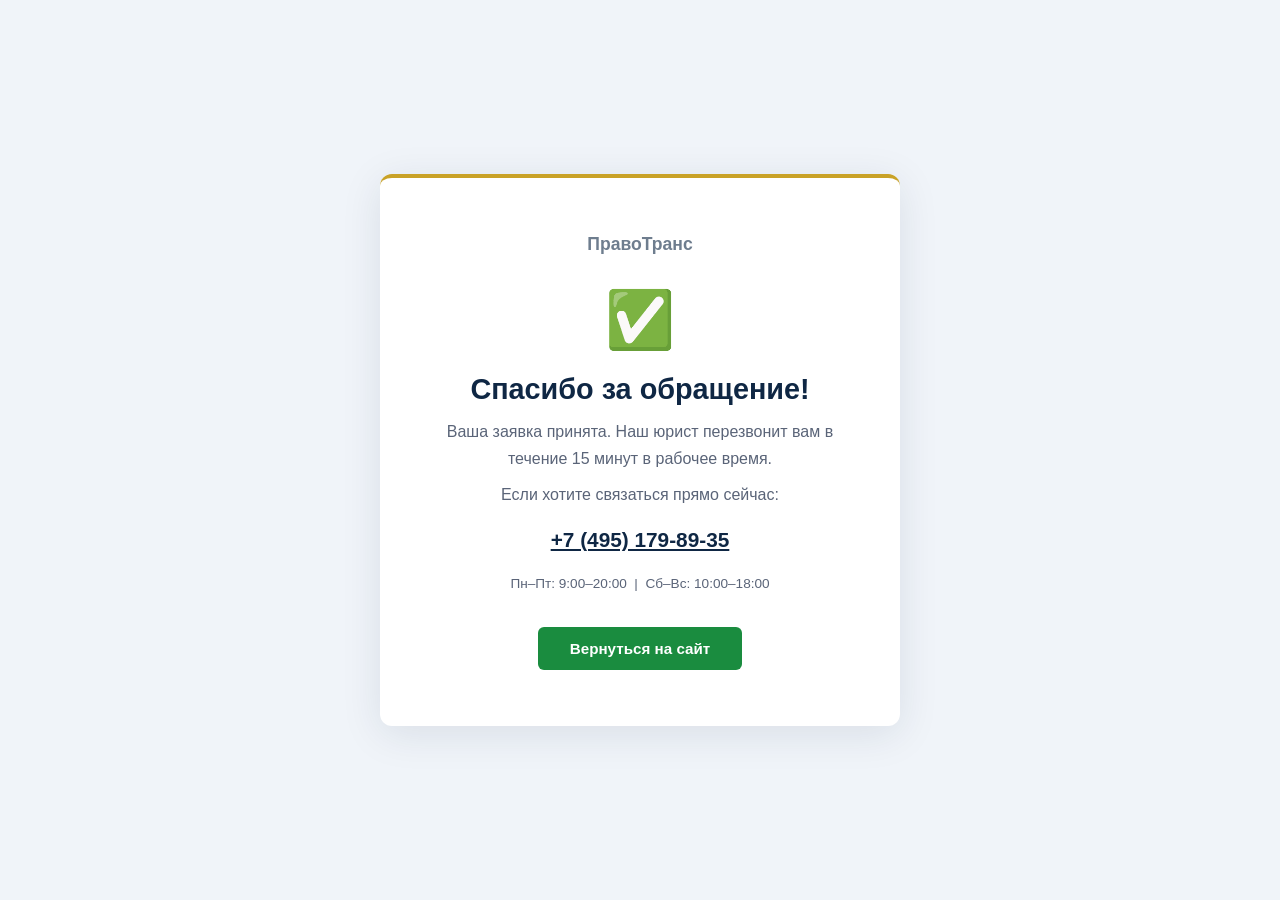
<file: landing/spasibo/index.html>
<!DOCTYPE html>
<html lang="ru">
<head>
  <meta charset="UTF-8" />
  <meta name="viewport" content="width=device-width, initial-scale=1.0" />
  <title>Спасибо — ПравоТранс</title>
  <style>
    *, *::before, *::after { box-sizing: border-box; margin: 0; padding: 0; }
    body { font-family: 'Segoe UI', Arial, sans-serif; background: #f0f4f9; color: #1e2533; min-height: 100vh; display: flex; flex-direction: column; align-items: center; justify-content: center; padding: 20px; }
    .card { background: #fff; border-radius: 12px; padding: 56px 48px; text-align: center; max-width: 520px; width: 100%; box-shadow: 0 8px 40px rgba(15,39,68,0.1); border-top: 4px solid #c9a227; }
    .icon { font-size: 3.5rem; margin-bottom: 20px; }
    h1 { font-size: 1.8rem; font-weight: 700; color: #0f2744; margin-bottom: 12px; }
    p { color: #5a6478; font-size: 1rem; line-height: 1.7; margin-bottom: 8px; }
    .phone { font-size: 1.3rem; font-weight: 700; color: #0f2744; margin: 20px 0; display: block; }
    .btn { display: inline-block; margin-top: 24px; background: #1a8c3f; color: #fff; padding: 13px 32px; border-radius: 6px; font-size: 0.95rem; font-weight: 600; text-decoration: none; transition: background .2s; }
    .btn:hover { background: #146830; }
    .logo { font-size: 1.1rem; font-weight: 700; color: #0f2744; margin-bottom: 32px; opacity: 0.6; }
  </style>
</head>
<body>
  <div class="card">
    <div class="logo">ПравоТранс</div>
    <div class="icon">✅</div>
    <h1>Спасибо за обращение!</h1>
    <p>Ваша заявка принята. Наш юрист перезвонит вам в течение 15 минут в рабочее время.</p>
    <p>Если хотите связаться прямо сейчас:</p>
    <a class="phone" href="tel:+74951798935">+7 (495) 179-89-35</a>
    <p style="font-size:0.85rem;">Пн–Пт: 9:00–20:00 &nbsp;|&nbsp; Сб–Вс: 10:00–18:00</p>
    <a href="/" class="btn">Вернуться на сайт</a>
  </div>
</body>
</html>
</file>
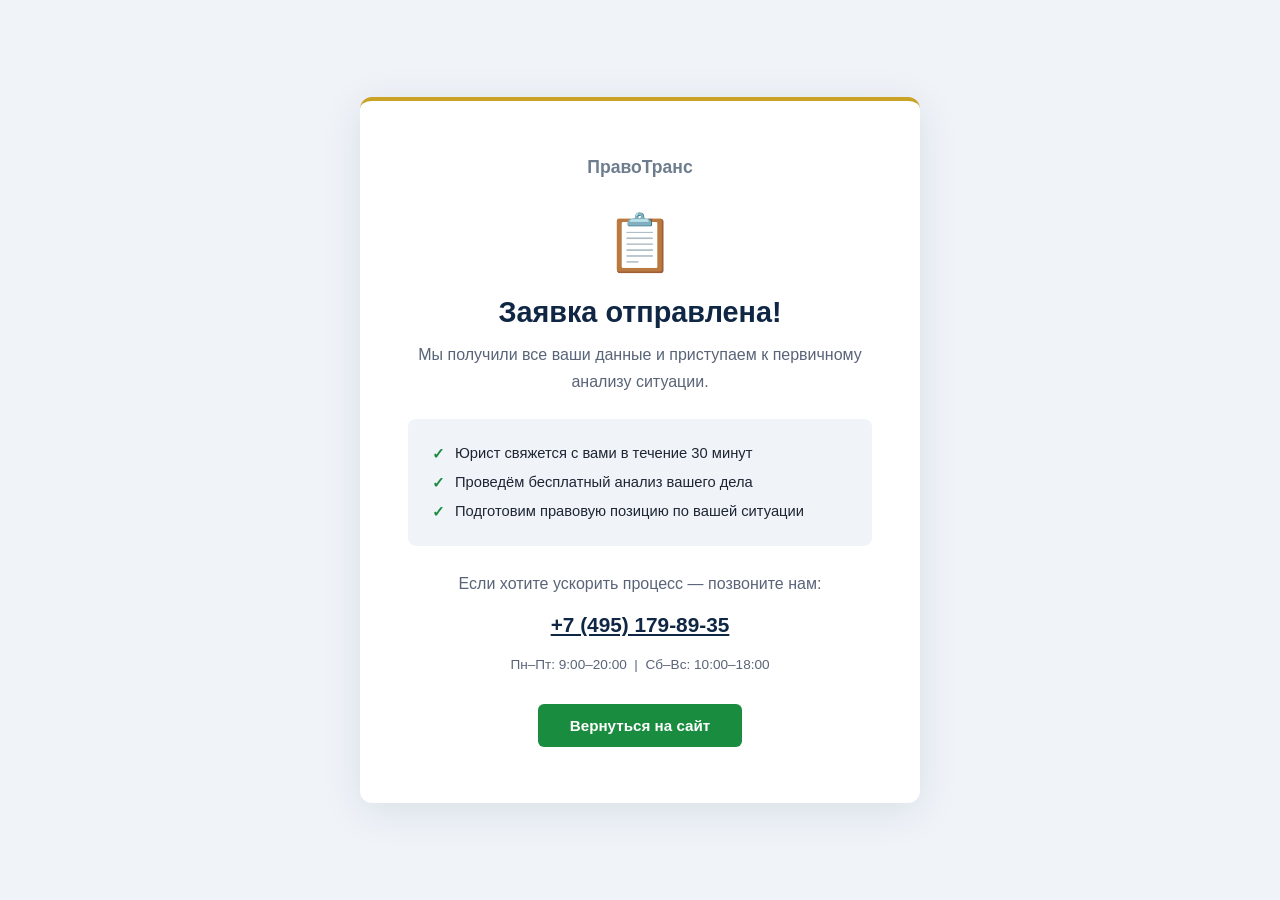
<file: landing/thanks3/index.html>
<!DOCTYPE html>
<html lang="ru">
<head>
  <meta charset="UTF-8" />
  <meta name="viewport" content="width=device-width, initial-scale=1.0" />
  <title>Заявка принята — ПравоТранс</title>
  <style>
    *, *::before, *::after { box-sizing: border-box; margin: 0; padding: 0; }
    body { font-family: 'Segoe UI', Arial, sans-serif; background: #f0f4f9; color: #1e2533; min-height: 100vh; display: flex; flex-direction: column; align-items: center; justify-content: center; padding: 20px; }
    .card { background: #fff; border-radius: 12px; padding: 56px 48px; text-align: center; max-width: 560px; width: 100%; box-shadow: 0 8px 40px rgba(15,39,68,0.1); border-top: 4px solid #c9a227; }
    .icon { font-size: 3.5rem; margin-bottom: 20px; }
    h1 { font-size: 1.8rem; font-weight: 700; color: #0f2744; margin-bottom: 12px; }
    p { color: #5a6478; font-size: 1rem; line-height: 1.7; margin-bottom: 8px; }
    .steps { text-align: left; background: #f0f4f9; border-radius: 8px; padding: 20px 24px; margin: 24px 0; }
    .steps li { font-size: 0.92rem; color: #1e2533; padding: 6px 0; display: flex; gap: 10px; align-items: flex-start; }
    .steps li::before { content: '✓'; color: #1a8c3f; font-weight: 700; flex-shrink: 0; }
    .phone { font-size: 1.3rem; font-weight: 700; color: #0f2744; margin: 16px 0; display: block; }
    .btn { display: inline-block; margin-top: 20px; background: #1a8c3f; color: #fff; padding: 13px 32px; border-radius: 6px; font-size: 0.95rem; font-weight: 600; text-decoration: none; transition: background .2s; }
    .btn:hover { background: #146830; }
    .logo { font-size: 1.1rem; font-weight: 700; color: #0f2744; margin-bottom: 32px; opacity: 0.6; }
  </style>
</head>
<body>
  <div class="card">
    <div class="logo">ПравоТранс</div>
    <div class="icon">📋</div>
    <h1>Заявка отправлена!</h1>
    <p>Мы получили все ваши данные и приступаем к первичному анализу ситуации.</p>
    <ul class="steps">
      <li>Юрист свяжется с вами в течение 30 минут</li>
      <li>Проведём бесплатный анализ вашего дела</li>
      <li>Подготовим правовую позицию по вашей ситуации</li>
    </ul>
    <p>Если хотите ускорить процесс — позвоните нам:</p>
    <a class="phone" href="tel:+74951798935">+7 (495) 179-89-35</a>
    <p style="font-size:0.85rem;">Пн–Пт: 9:00–20:00 &nbsp;|&nbsp; Сб–Вс: 10:00–18:00</p>
    <a href="/" class="btn">Вернуться на сайт</a>
  </div>
</body>
</html>
</file>
